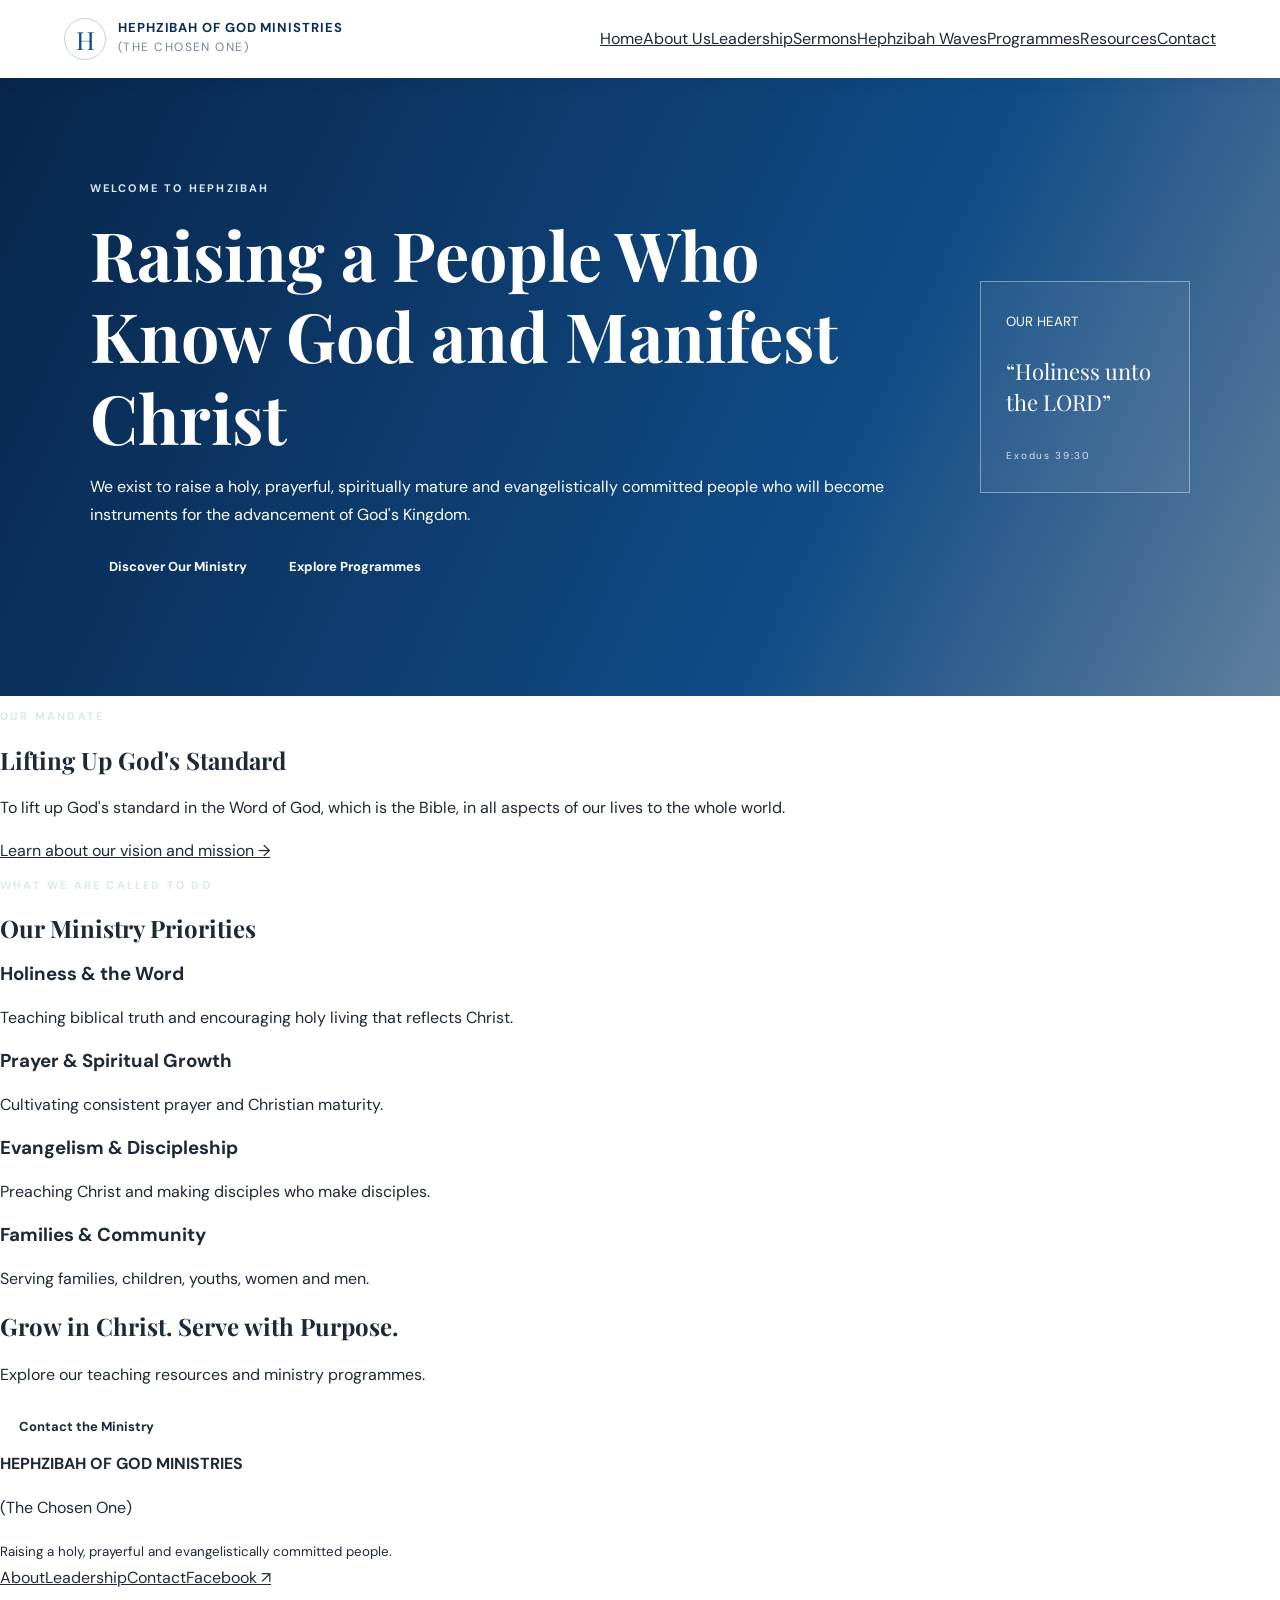
<file: index.html>
<!doctype html><html lang="en"><head><meta charset="utf-8"><meta name="viewport" content="width=device-width, initial-scale=1"><meta name="description" content="Ministry vision, mission, biblical teaching and programmes."><title>Home | Hephzibah of God Ministries</title><link rel="stylesheet" href="assets/style.css"><script defer src="assets/site.js"></script></head><body><header class="site-header"><a class="brand" href="index.html"><span class="brand-mark">H</span><span><strong>HEPHZIBAH OF GOD MINISTRIES</strong><small>(THE CHOSEN ONE)</small></span></a><button class="menu-toggle" aria-label="Open navigation" aria-expanded="false">☰</button><nav class="nav"><a href="index.html">Home</a><a href="about.html">About Us</a><a href="leadership.html">Leadership</a><a href="sermons.html">Sermons</a><a href="radio.html">Hephzibah Waves</a><a href="programmes.html">Programmes</a><a href="resources.html">Resources</a><a href="contact.html">Contact</a></nav></header><main><section class="hero"><div><p class="eyebrow">WELCOME TO HEPHZIBAH</p><h1>Raising a People Who Know God and Manifest Christ</h1><p>We exist to raise a holy, prayerful, spiritually mature and evangelistically committed people who will become instruments for the advancement of God's Kingdom.</p><p class="actions"><a class="button" href="about.html">Discover Our Ministry</a> <a class="button outline" href="programmes.html">Explore Programmes</a></p></div><aside class="hero-verse"><small>OUR HEART</small><p>“Holiness unto the LORD”</p><span>Exodus 39:30</span></aside></section><section class="section centered"><p class="eyebrow">OUR MANDATE</p><h2>Lifting Up God's Standard</h2><p class="lead">To lift up God's standard in the Word of God, which is the Bible, in all aspects of our lives to the whole world.</p><a href="about.html">Learn about our vision and mission →</a></section><section class="section pale"><p class="eyebrow centered">WHAT WE ARE CALLED TO DO</p><h2 class="centered">Our Ministry Priorities</h2><div class="cards"><article><h3>Holiness & the Word</h3><p>Teaching biblical truth and encouraging holy living that reflects Christ.</p></article><article><h3>Prayer & Spiritual Growth</h3><p>Cultivating consistent prayer and Christian maturity.</p></article><article><h3>Evangelism & Discipleship</h3><p>Preaching Christ and making disciples who make disciples.</p></article><article><h3>Families & Community</h3><p>Serving families, children, youths, women and men.</p></article></div></section><section class="callout"><div><h2>Grow in Christ. Serve with Purpose.</h2><p>Explore our teaching resources and ministry programmes.</p></div><a class="button light" href="contact.html">Contact the Ministry</a></section></main><footer class="footer"><div><strong>HEPHZIBAH OF GOD MINISTRIES</strong><p>(The Chosen One)</p><small>Raising a holy, prayerful and evangelistically committed people.</small></div><div class="footer-links"><a href="about.html">About</a><a href="leadership.html">Leadership</a><a href="contact.html">Contact</a><a href="https://www.facebook.com/profile.php?id=61584341622428" target="_blank" rel="noopener">Facebook ↗</a></div><small class="copyright">© <span data-year></span> Hephzibah of God Ministries. All rights reserved.</small></footer></body></html>
</file>
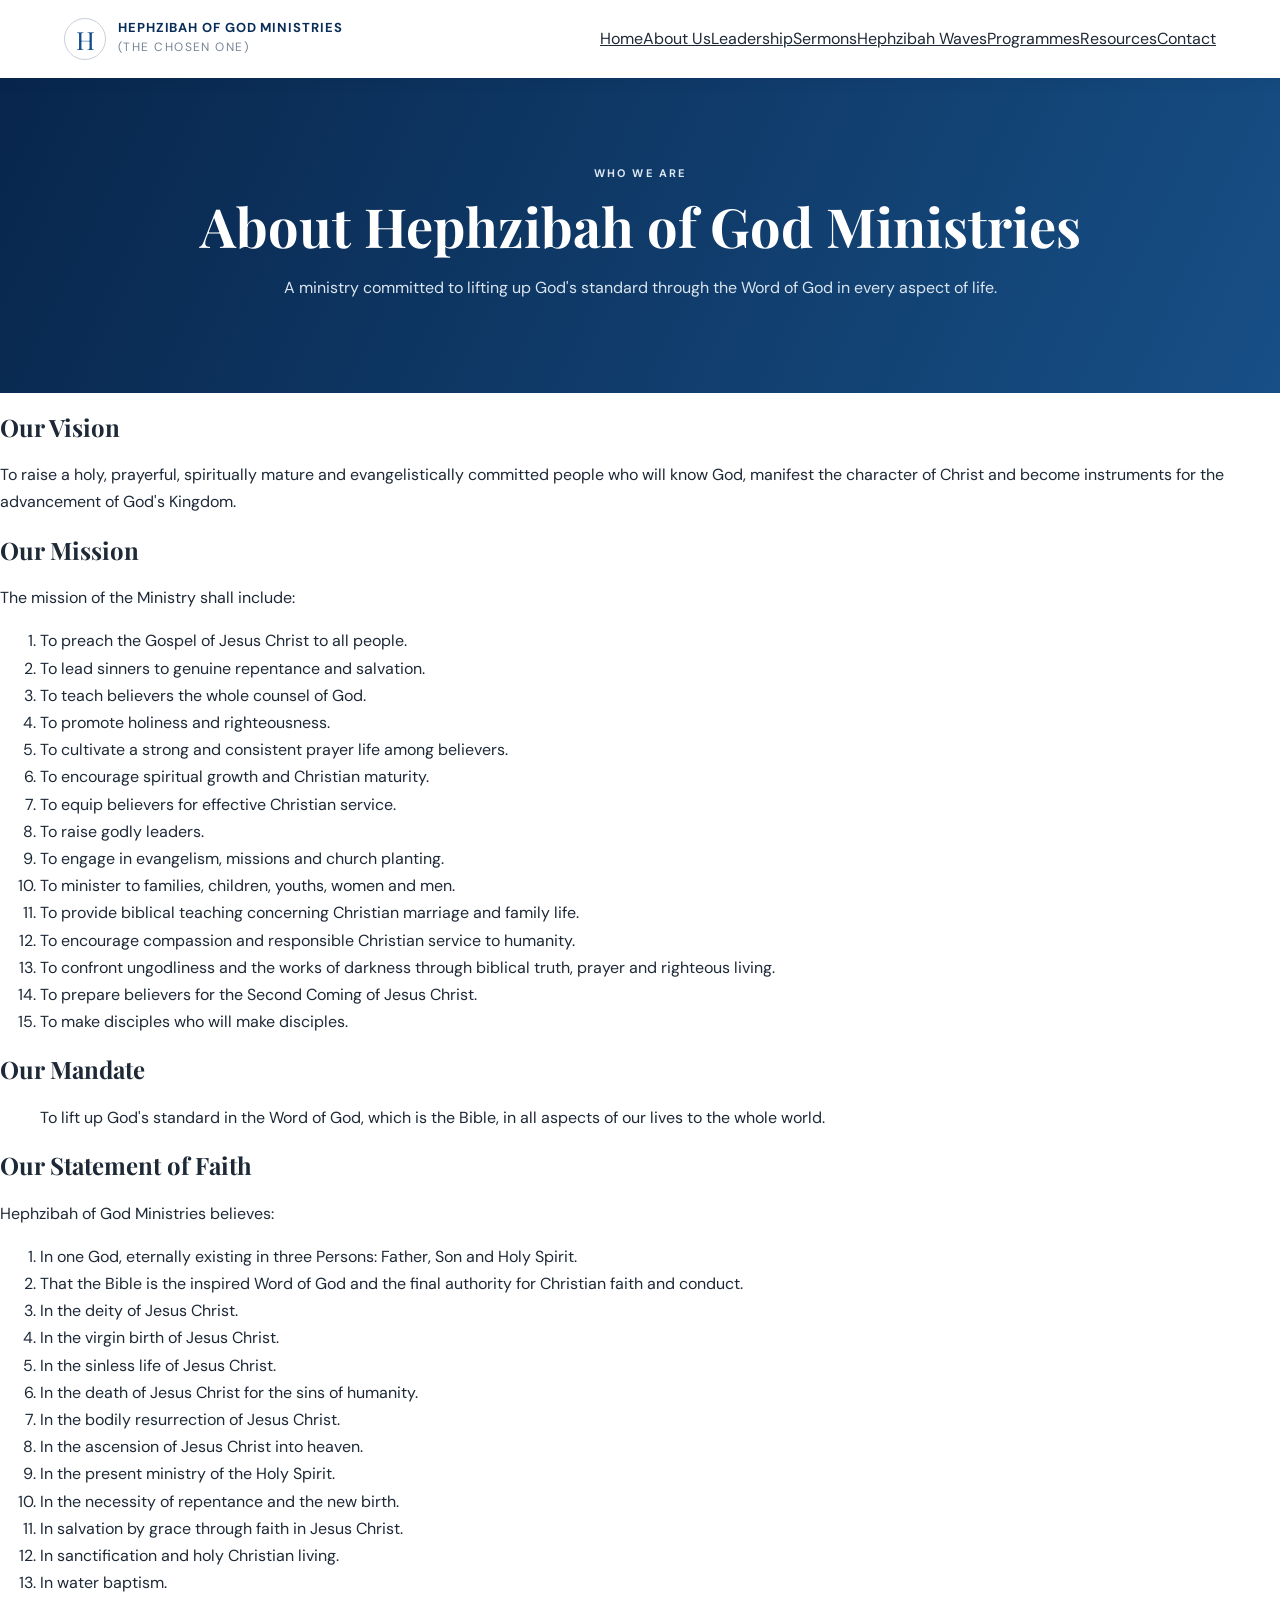
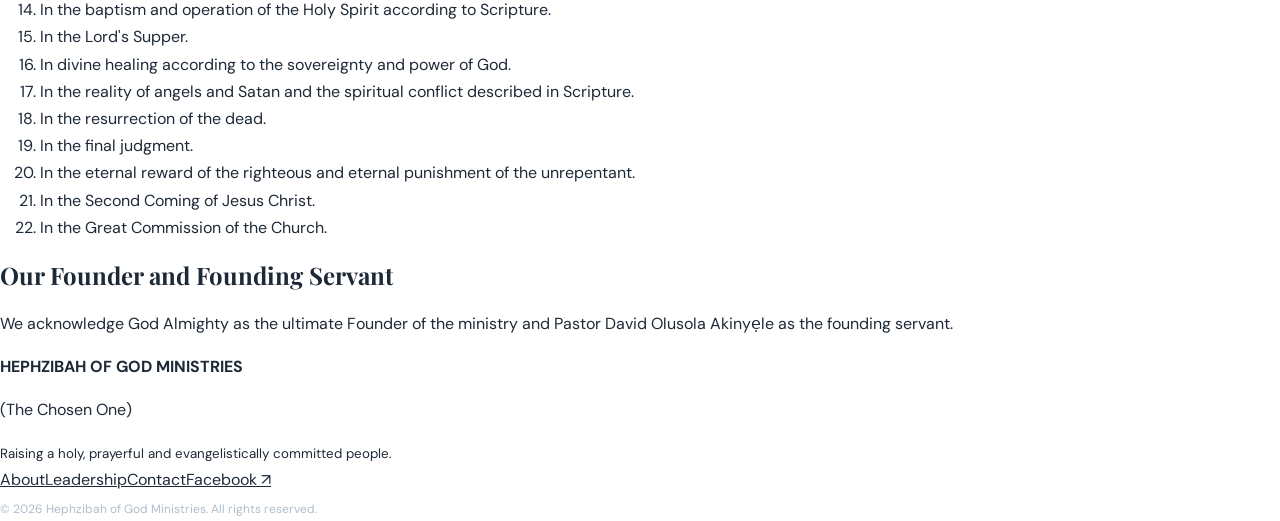
<file: about.html>
<!doctype html><html lang="en"><head><meta charset="utf-8"><meta name="viewport" content="width=device-width, initial-scale=1"><meta name="description" content="Hephzibah of God Ministries (The Chosen One)"><title>About Us | Hephzibah of God Ministries</title><link rel="stylesheet" href="assets/style.css"><script defer src="assets/site.js"></script></head><body><header class="site-header"><a class="brand" href="index.html"><span class="brand-mark">H</span><span><strong>HEPHZIBAH OF GOD MINISTRIES</strong><small>(THE CHOSEN ONE)</small></span></a><button class="menu-toggle" aria-label="Open navigation" aria-expanded="false">☰</button><nav class="nav"><a href="index.html">Home</a><a href="about.html">About Us</a><a href="leadership.html">Leadership</a><a href="sermons.html">Sermons</a><a href="radio.html">Hephzibah Waves</a><a href="programmes.html">Programmes</a><a href="resources.html">Resources</a><a href="contact.html">Contact</a></nav></header><main><section class="page-hero"><p class="eyebrow">WHO WE ARE</p><h1>About Hephzibah of God Ministries</h1><p>A ministry committed to lifting up God's standard through the Word of God in every aspect of life.</p></section><section class="section narrow"><h2>Our Vision</h2><p class="lead">To raise a holy, prayerful, spiritually mature and evangelistically committed people who will know God, manifest the character of Christ and become instruments for the advancement of God's Kingdom.</p><h2>Our Mission</h2><p>The mission of the Ministry shall include:</p><ol><li>To preach the Gospel of Jesus Christ to all people.</li><li>To lead sinners to genuine repentance and salvation.</li><li>To teach believers the whole counsel of God.</li><li>To promote holiness and righteousness.</li><li>To cultivate a strong and consistent prayer life among believers.</li><li>To encourage spiritual growth and Christian maturity.</li><li>To equip believers for effective Christian service.</li><li>To raise godly leaders.</li><li>To engage in evangelism, missions and church planting.</li><li>To minister to families, children, youths, women and men.</li><li>To provide biblical teaching concerning Christian marriage and family life.</li><li>To encourage compassion and responsible Christian service to humanity.</li><li>To confront ungodliness and the works of darkness through biblical truth, prayer and righteous living.</li><li>To prepare believers for the Second Coming of Jesus Christ.</li><li>To make disciples who will make disciples.</li></ol><h2>Our Mandate</h2><blockquote>To lift up God's standard in the Word of God, which is the Bible, in all aspects of our lives to the whole world.</blockquote><h2>Our Statement of Faith</h2><p>Hephzibah of God Ministries believes:</p><ol><li>In one God, eternally existing in three Persons: Father, Son and Holy Spirit.</li><li>That the Bible is the inspired Word of God and the final authority for Christian faith and conduct.</li><li>In the deity of Jesus Christ.</li><li>In the virgin birth of Jesus Christ.</li><li>In the sinless life of Jesus Christ.</li><li>In the death of Jesus Christ for the sins of humanity.</li><li>In the bodily resurrection of Jesus Christ.</li><li>In the ascension of Jesus Christ into heaven.</li><li>In the present ministry of the Holy Spirit.</li><li>In the necessity of repentance and the new birth.</li><li>In salvation by grace through faith in Jesus Christ.</li><li>In sanctification and holy Christian living.</li><li>In water baptism.</li><li>In the baptism and operation of the Holy Spirit according to Scripture.</li><li>In the Lord's Supper.</li><li>In divine healing according to the sovereignty and power of God.</li><li>In the reality of angels and Satan and the spiritual conflict described in Scripture.</li><li>In the resurrection of the dead.</li><li>In the final judgment.</li><li>In the eternal reward of the righteous and eternal punishment of the unrepentant.</li><li>In the Second Coming of Jesus Christ.</li><li>In the Great Commission of the Church.</li></ol><h2>Our Founder and Founding Servant</h2><p>We acknowledge God Almighty as the ultimate Founder of the ministry and Pastor David Olusola Akinyẹle as the founding servant.</p></section></main><footer class="footer"><div><strong>HEPHZIBAH OF GOD MINISTRIES</strong><p>(The Chosen One)</p><small>Raising a holy, prayerful and evangelistically committed people.</small></div><div class="footer-links"><a href="about.html">About</a><a href="leadership.html">Leadership</a><a href="contact.html">Contact</a><a href="https://www.facebook.com/profile.php?id=61584341622428" target="_blank" rel="noopener">Facebook ↗</a></div><small class="copyright">© <span data-year></span> Hephzibah of God Ministries. All rights reserved.</small></footer></body></html>
</file>
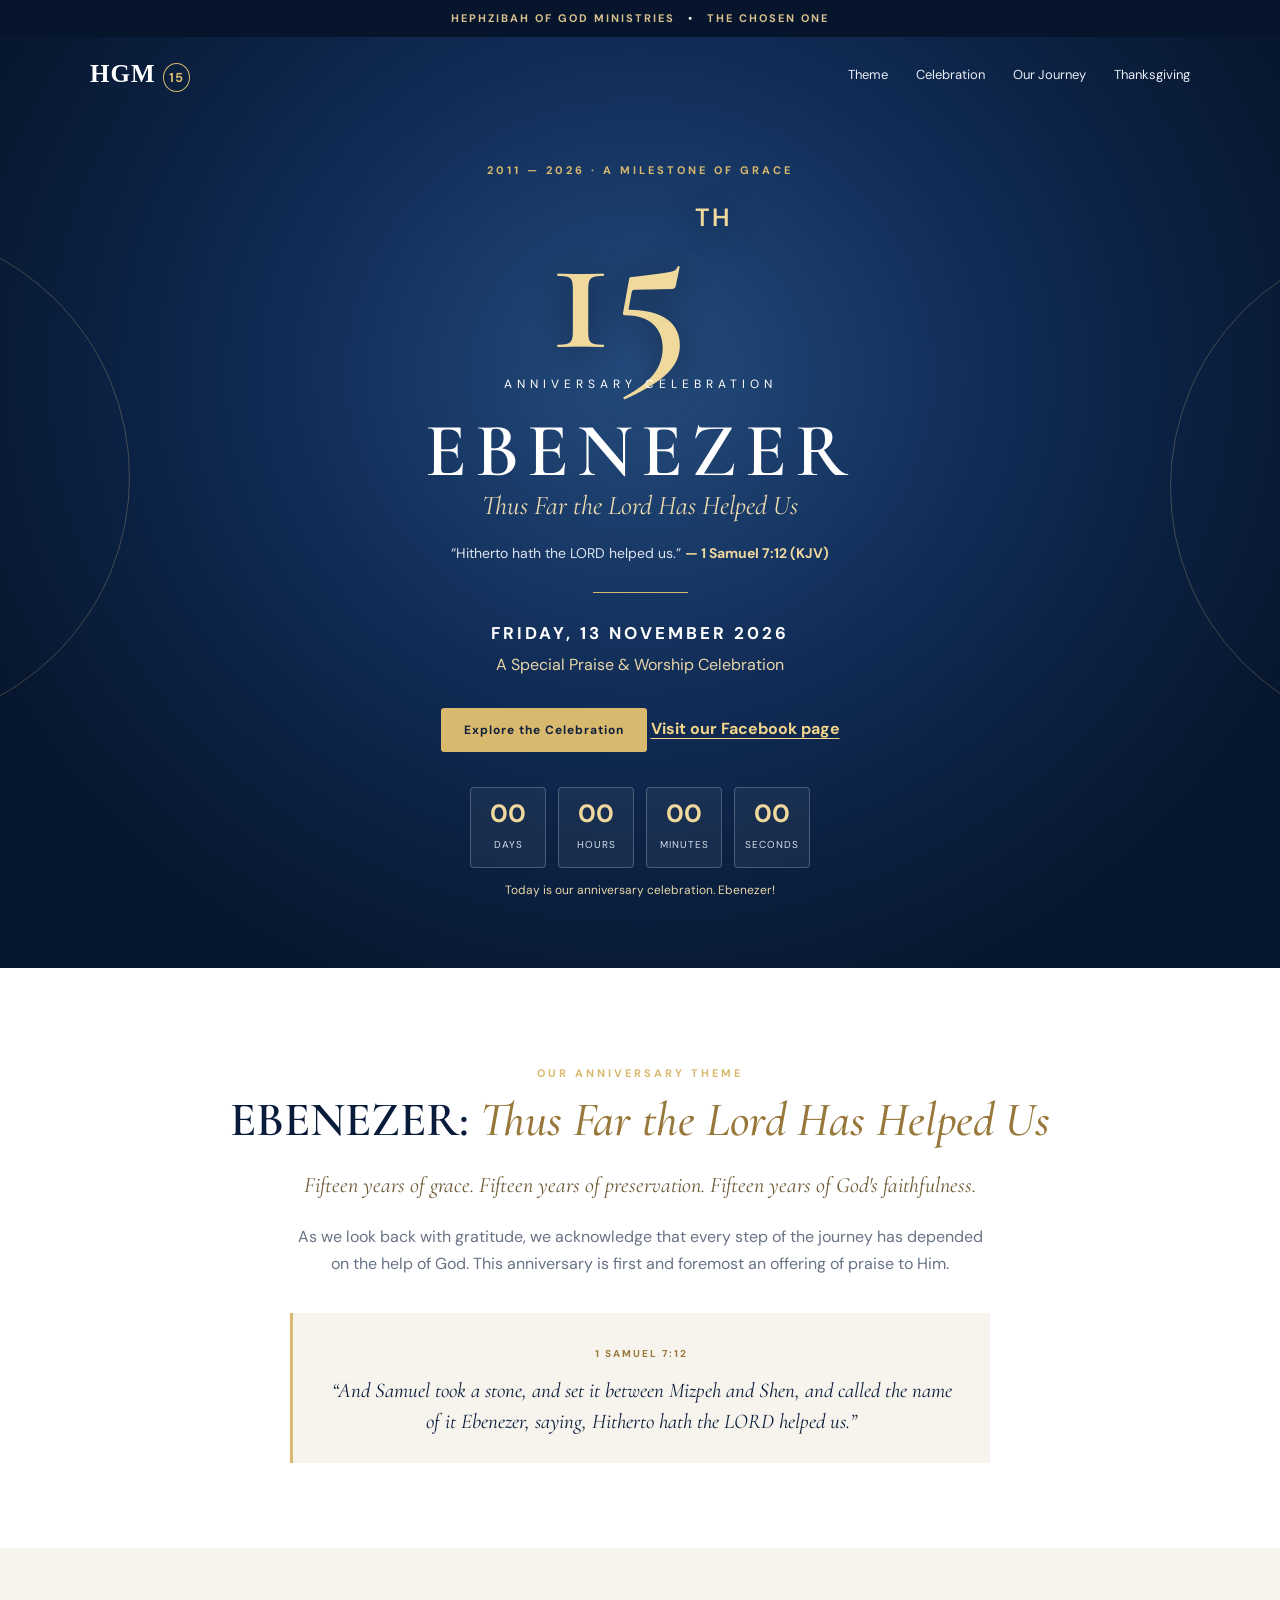
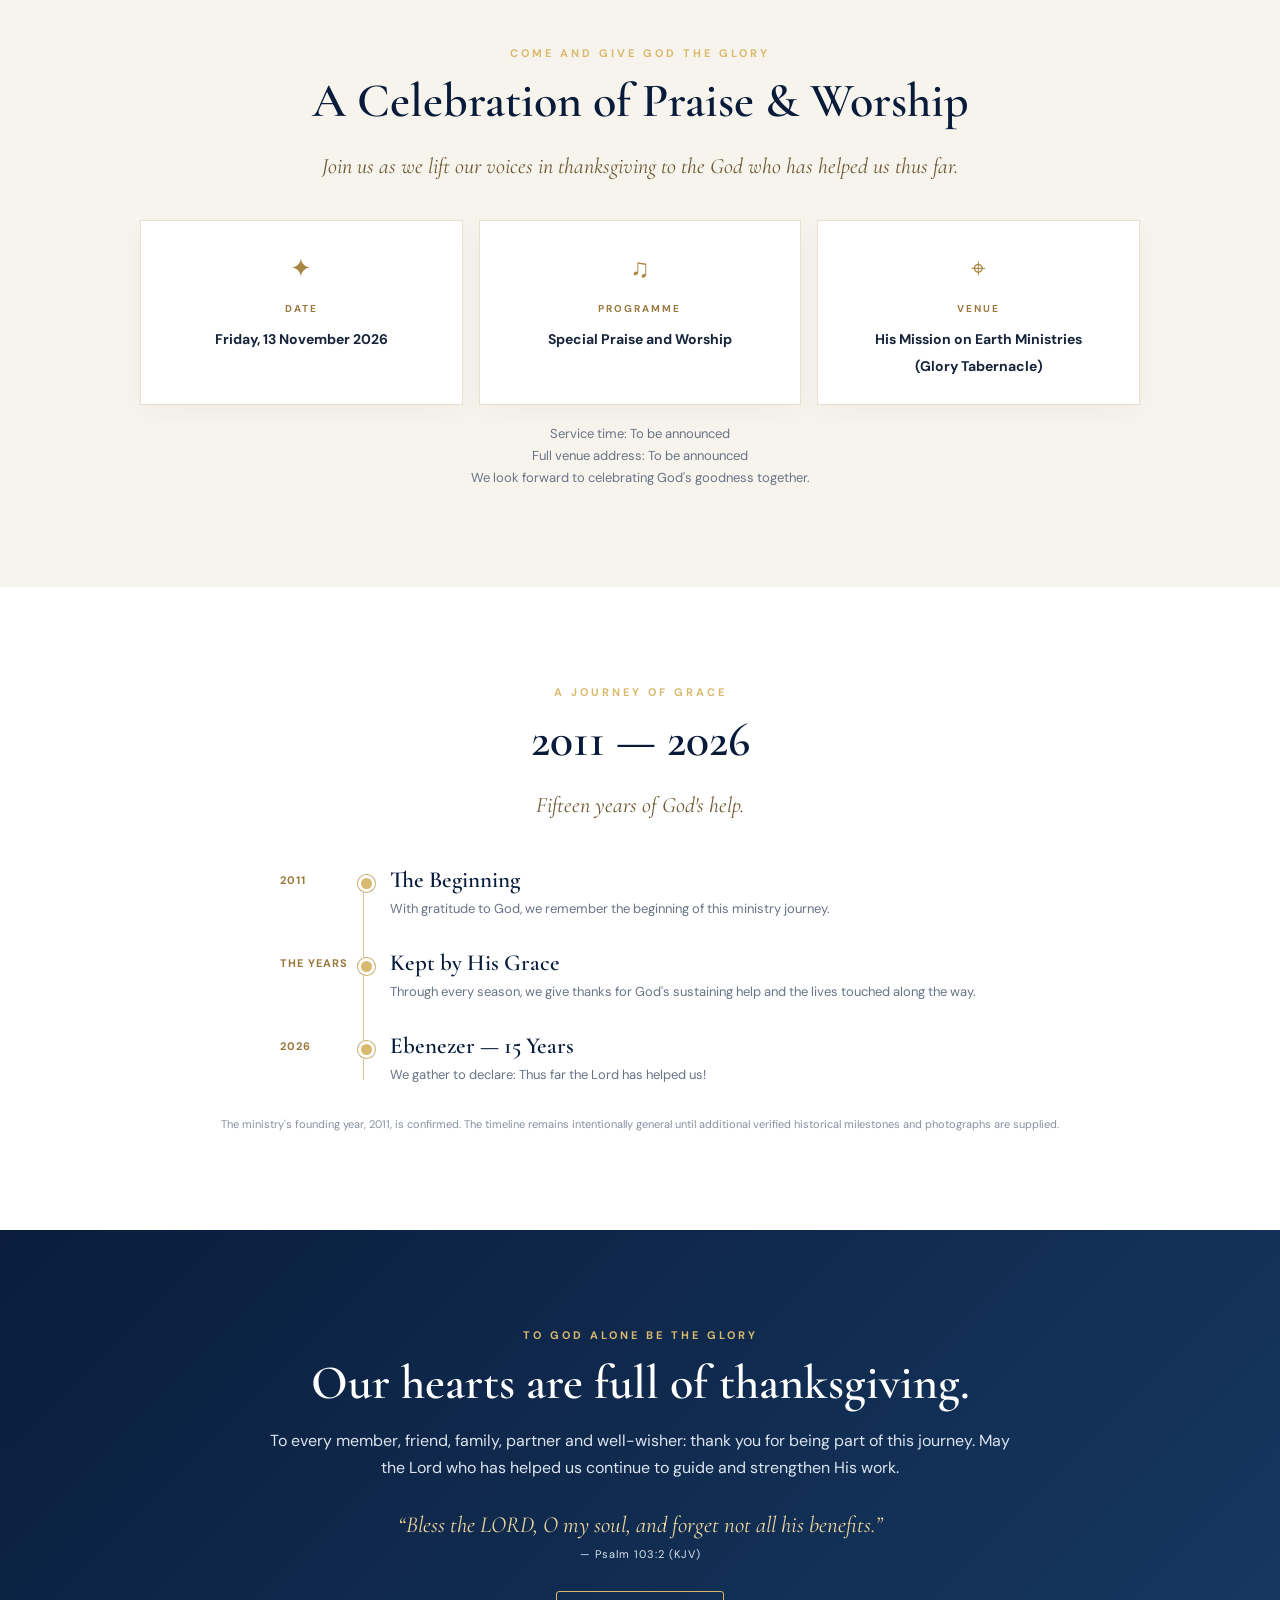
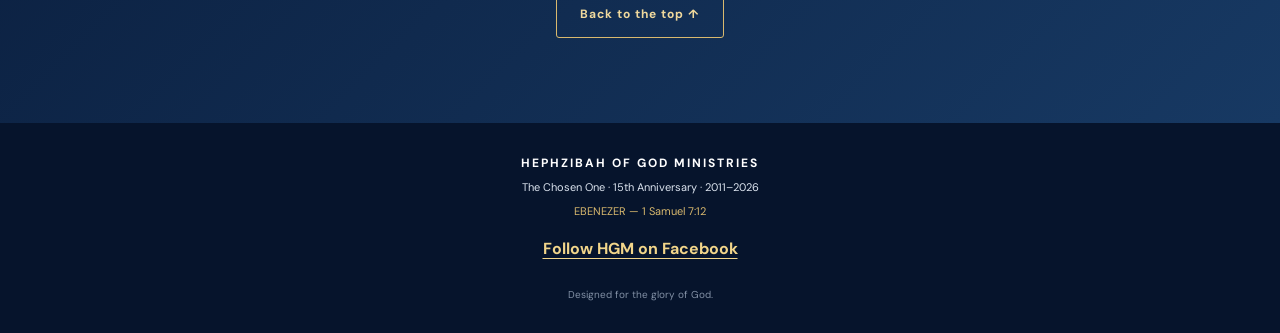
<file: anniversary.html>
<!doctype html>
<html lang="en">
<head>
  <meta charset="utf-8">
  <meta name="viewport" content="width=device-width, initial-scale=1">
  <meta name="theme-color" content="#081b3a">
  <meta name="description" content="Celebrate 15 years of God's faithfulness with Hephzibah of God Ministries — The Chosen One.">
  <title>15th Anniversary | Hephzibah of God Ministries</title>
  <link rel="stylesheet" href="assets/anniversary.css">
</head>
<body>
  <div class="topline">HEPHZIBAH OF GOD MINISTRIES <span>•</span> THE CHOSEN ONE</div>
  <header class="hero">
    <nav class="nav wrap" aria-label="Main navigation">
      <a class="brand" href="#home">HGM<span>15</span></a>
      <button class="menu-toggle" aria-label="Toggle menu" aria-expanded="false">☰</button>
      <div class="navlinks">
        <a href="#theme">Theme</a><a href="#programme">Celebration</a><a href="#journey">Our Journey</a><a href="#gratitude">Thanksgiving</a>
      </div>
    </nav>
    <main id="home" class="hero-content wrap">
      <div class="eyebrow">2011 — 2026 · A MILESTONE OF GRACE</div>
      <div class="anniversary-number" aria-label="15 years">15<span>TH</span></div>
      <p class="anniversary-label">ANNIVERSARY CELEBRATION</p>
      <h1>EBENEZER</h1>
      <p class="hero-subtitle">Thus Far the Lord Has Helped Us</p>
      <p class="scripture">“Hitherto hath the LORD helped us.” <strong>— 1 Samuel 7:12 (KJV)</strong></p>
      <div class="hero-rule"></div>
      <p class="date">FRIDAY, 13 NOVEMBER 2026</p>
      <p class="event-type">A Special Praise &amp; Worship Celebration</p>
      <a class="primary-button" href="#programme">Explore the Celebration</a>
      <a class="social-link" href="https://www.facebook.com/profile.php?id=61584341622428" target="_blank" rel="noopener noreferrer">Visit our Facebook page</a>
      <div class="countdown" aria-label="Countdown to anniversary">
        <div><strong id="days">--</strong><span>Days</span></div>
        <div><strong id="hours">--</strong><span>Hours</span></div>
        <div><strong id="minutes">--</strong><span>Minutes</span></div>
        <div><strong id="seconds">--</strong><span>Seconds</span></div>
      </div>
      <p id="countdown-note" class="countdown-note" aria-live="polite"></p>
    </main>
    <div class="glow glow-one"></div><div class="glow glow-two"></div>
  </header>

  <section class="intro section wrap" id="theme">
    <p class="section-kicker">OUR ANNIVERSARY THEME</p>
    <h2>EBENEZER: <em>Thus Far the Lord Has Helped Us</em></h2>
    <p class="lead">Fifteen years of grace. Fifteen years of preservation. Fifteen years of God's faithfulness.</p>
    <p>As we look back with gratitude, we acknowledge that every step of the journey has depended on the help of God. This anniversary is first and foremost an offering of praise to Him.</p>
    <div class="verse-card"><span>1 SAMUEL 7:12</span><blockquote>“And Samuel took a stone, and set it between Mizpeh and Shen, and called the name of it Ebenezer, saying, Hitherto hath the LORD helped us.”</blockquote></div>
  </section>

  <section class="programme section" id="programme">
    <div class="wrap programme-inner">
      <p class="section-kicker">COME AND GIVE GOD THE GLORY</p>
      <h2>A Celebration of Praise &amp; Worship</h2>
      <p class="lead">Join us as we lift our voices in thanksgiving to the God who has helped us thus far.</p>
      <div class="details-grid">
        <article class="detail"><span class="detail-icon">✦</span><span class="detail-label">DATE</span><strong>Friday, 13 November 2026</strong></article>
        <article class="detail"><span class="detail-icon">♫</span><span class="detail-label">PROGRAMME</span><strong>Special Praise and Worship</strong></article>
        <article class="detail"><span class="detail-icon">⌖</span><span class="detail-label">VENUE</span><strong>His Mission on Earth Ministries<br>(Glory Tabernacle)</strong></article>
      </div>
      <p class="venue-note">Service time: To be announced<br>Full venue address: To be announced<br>We look forward to celebrating God's goodness together.</p>
    </div>
  </section>

  <section class="journey section wrap" id="journey">
    <p class="section-kicker">A JOURNEY OF GRACE</p>
    <h2>2011 — 2026</h2>
    <p class="lead">Fifteen years of God's help.</p>
    <div class="timeline">
      <div class="timeline-line"></div>
      <article><span class="year">2011</span><div><h3>The Beginning</h3><p>With gratitude to God, we remember the beginning of this ministry journey.</p></div></article>
      <article><span class="year">THE YEARS</span><div><h3>Kept by His Grace</h3><p>Through every season, we give thanks for God's sustaining help and the lives touched along the way.</p></div></article>
      <article><span class="year">2026</span><div><h3>Ebenezer — 15 Years</h3><p>We gather to declare: Thus far the Lord has helped us!</p></div></article>
    </div>
    <p class="small-note">The ministry's founding year, 2011, is confirmed. The timeline remains intentionally general until additional verified historical milestones and photographs are supplied.</p>
  </section>

  <section class="gratitude section" id="gratitude">
    <div class="wrap gratitude-inner">
      <p class="section-kicker">TO GOD ALONE BE THE GLORY</p>
      <h2>Our hearts are full of thanksgiving.</h2>
      <p>To every member, friend, family, partner and well-wisher: thank you for being part of this journey. May the Lord who has helped us continue to guide and strengthen His work.</p>
      <div class="closing-verse">“Bless the LORD, O my soul, and forget not all his benefits.”<span>— Psalm 103:2 (KJV)</span></div>
      <a class="outline-button" href="#home">Back to the top ↑</a>
    </div>
  </section>

  <footer class="footer">
    <div class="wrap">
      <strong>HEPHZIBAH OF GOD MINISTRIES</strong>
      <span>The Chosen One · 15th Anniversary · 2011–2026</span>
      <span class="footer-scripture">EBENEZER — 1 Samuel 7:12</span>
      <a class="footer-facebook" href="https://www.facebook.com/profile.php?id=61584341622428" target="_blank" rel="noopener noreferrer">Follow HGM on Facebook</a>
      <small>Designed for the glory of God.</small>
    </div>
  </footer>
  <script src="assets/anniversary.js"></script>
</body>
</html>
</file>
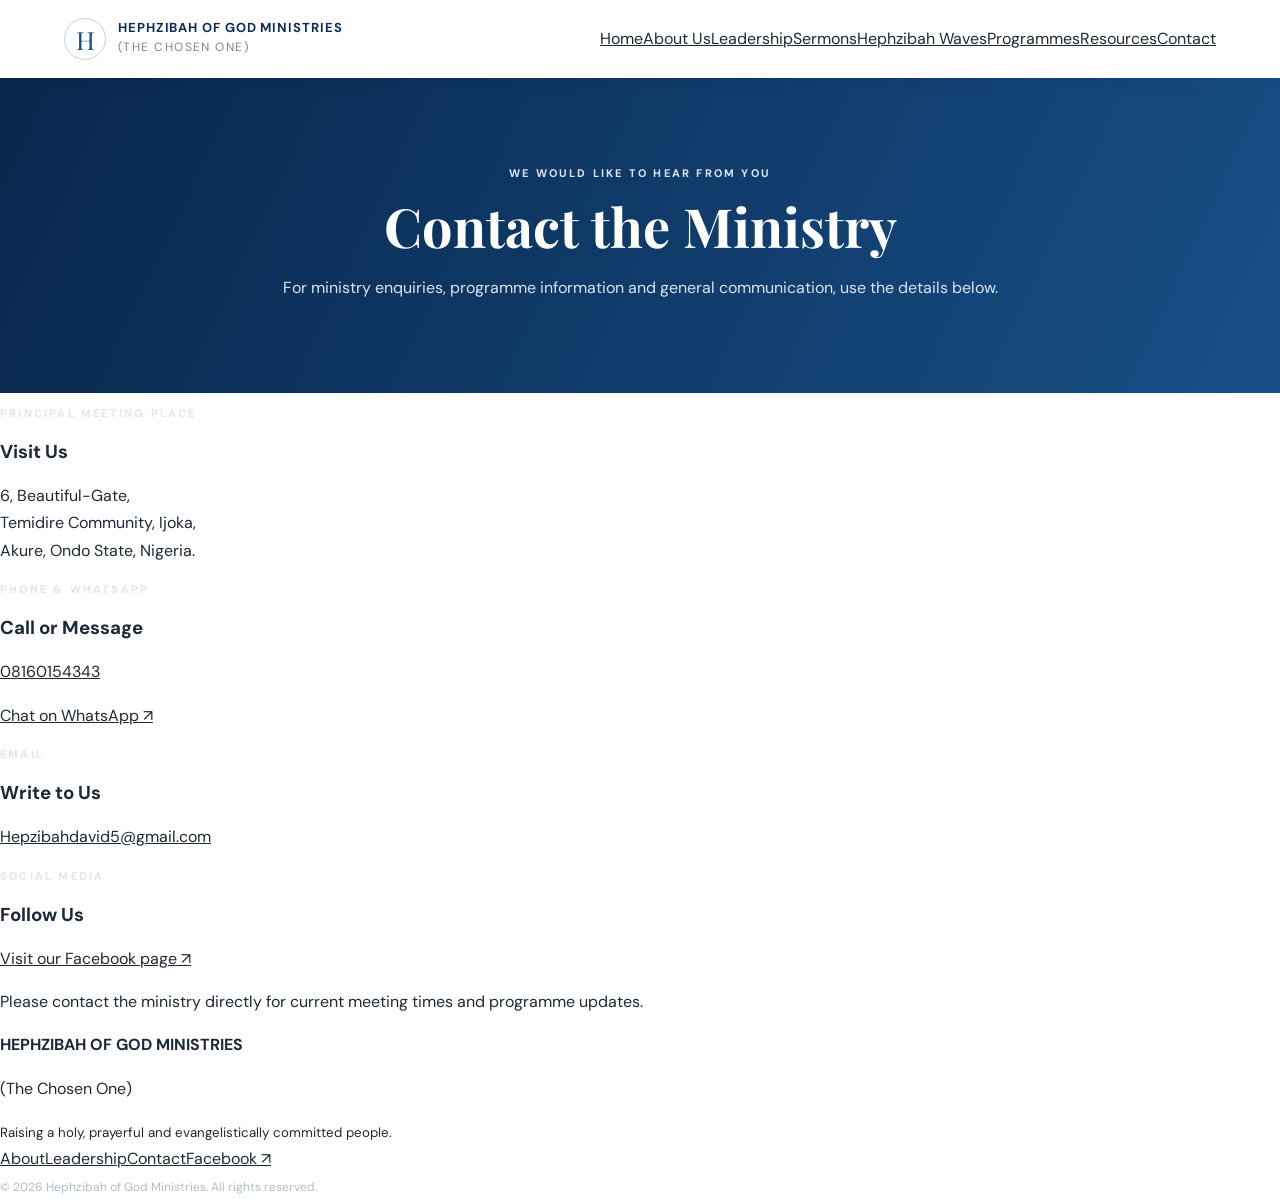
<file: contact.html>
<!doctype html><html lang="en"><head><meta charset="utf-8"><meta name="viewport" content="width=device-width, initial-scale=1"><meta name="description" content="Hephzibah of God Ministries (The Chosen One)"><title>Contact Us | Hephzibah of God Ministries</title><link rel="stylesheet" href="assets/style.css"><script defer src="assets/site.js"></script></head><body><header class="site-header"><a class="brand" href="index.html"><span class="brand-mark">H</span><span><strong>HEPHZIBAH OF GOD MINISTRIES</strong><small>(THE CHOSEN ONE)</small></span></a><button class="menu-toggle" aria-label="Open navigation" aria-expanded="false">☰</button><nav class="nav"><a href="index.html">Home</a><a href="about.html">About Us</a><a href="leadership.html">Leadership</a><a href="sermons.html">Sermons</a><a href="radio.html">Hephzibah Waves</a><a href="programmes.html">Programmes</a><a href="resources.html">Resources</a><a href="contact.html">Contact</a></nav></header><main><section class="page-hero"><p class="eyebrow">WE WOULD LIKE TO HEAR FROM YOU</p><h1>Contact the Ministry</h1><p>For ministry enquiries, programme information and general communication, use the details below.</p></section><section class="section"><div class="cards contact-cards"><article><p class="eyebrow">PRINCIPAL MEETING PLACE</p><h3>Visit Us</h3><p>6, Beautiful-Gate,<br>Temidire Community, Ijoka,<br>Akure, Ondo State, Nigeria.</p></article><article><p class="eyebrow">PHONE & WHATSAPP</p><h3>Call or Message</h3><p><a href="tel:+2348160154343">08160154343</a></p><p><a href="https://wa.me/2348160154343" target="_blank" rel="noopener">Chat on WhatsApp ↗</a></p></article><article><p class="eyebrow">EMAIL</p><h3>Write to Us</h3><p><a href="mailto:Hepzibahdavid5@gmail.com">Hepzibahdavid5@gmail.com</a></p></article><article><p class="eyebrow">SOCIAL MEDIA</p><h3>Follow Us</h3><p><a href="https://www.facebook.com/profile.php?id=61584341622428" target="_blank" rel="noopener">Visit our Facebook page ↗</a></p></article></div><p class="note">Please contact the ministry directly for current meeting times and programme updates.</p></section></main><footer class="footer"><div><strong>HEPHZIBAH OF GOD MINISTRIES</strong><p>(The Chosen One)</p><small>Raising a holy, prayerful and evangelistically committed people.</small></div><div class="footer-links"><a href="about.html">About</a><a href="leadership.html">Leadership</a><a href="contact.html">Contact</a><a href="https://www.facebook.com/profile.php?id=61584341622428" target="_blank" rel="noopener">Facebook ↗</a></div><small class="copyright">© <span data-year></span> Hephzibah of God Ministries. All rights reserved.</small></footer></body></html>
</file>
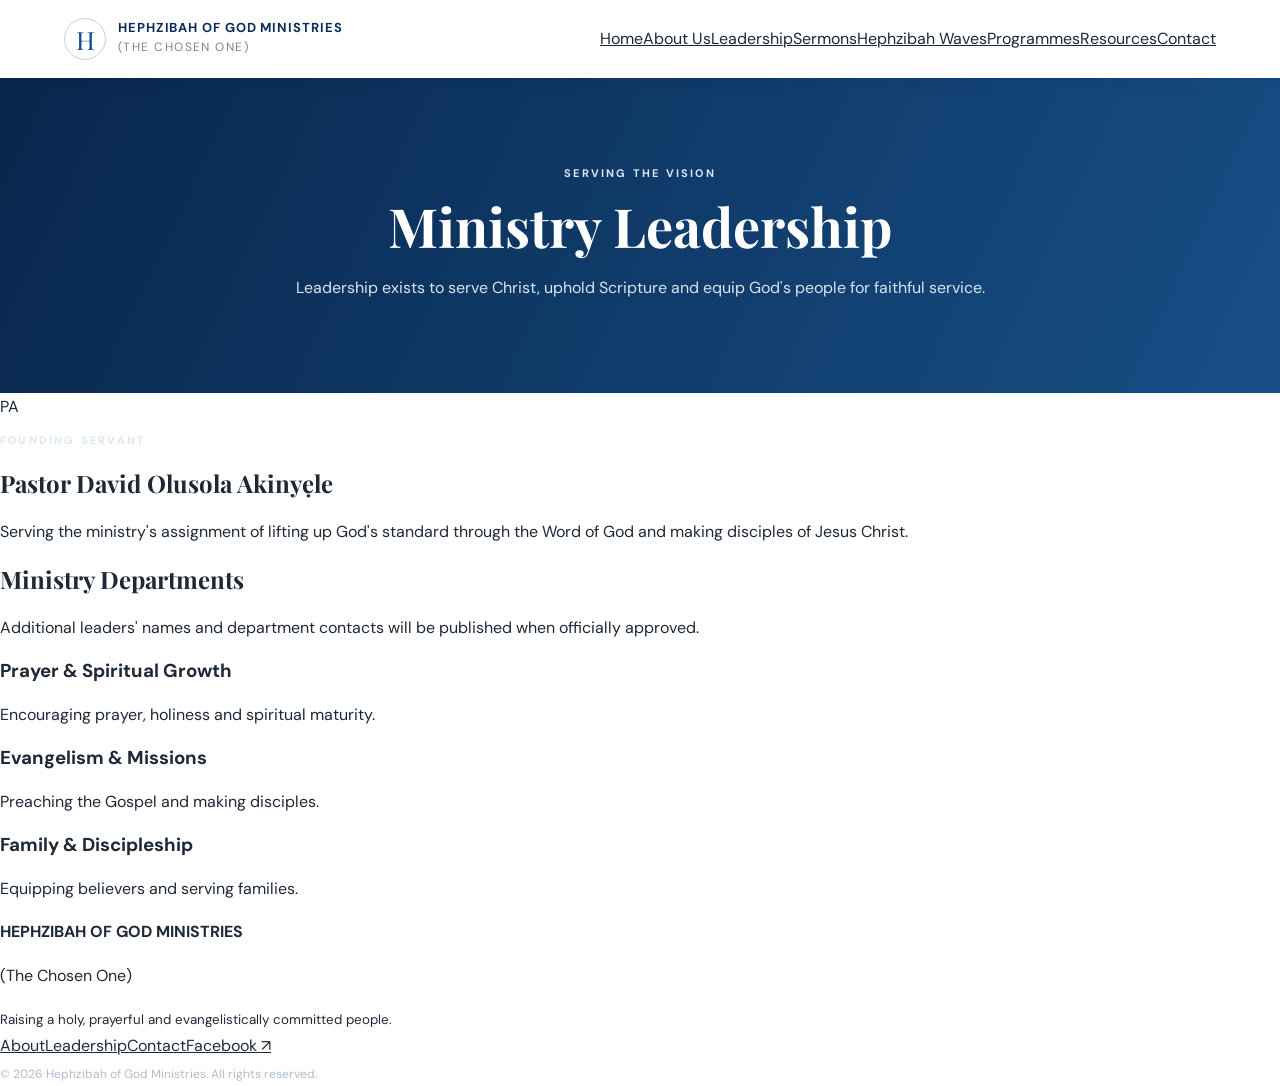
<file: leadership.html>
<!doctype html><html lang="en"><head><meta charset="utf-8"><meta name="viewport" content="width=device-width, initial-scale=1"><meta name="description" content="Hephzibah of God Ministries (The Chosen One)"><title>Leadership | Hephzibah of God Ministries</title><link rel="stylesheet" href="assets/style.css"><script defer src="assets/site.js"></script></head><body><header class="site-header"><a class="brand" href="index.html"><span class="brand-mark">H</span><span><strong>HEPHZIBAH OF GOD MINISTRIES</strong><small>(THE CHOSEN ONE)</small></span></a><button class="menu-toggle" aria-label="Open navigation" aria-expanded="false">☰</button><nav class="nav"><a href="index.html">Home</a><a href="about.html">About Us</a><a href="leadership.html">Leadership</a><a href="sermons.html">Sermons</a><a href="radio.html">Hephzibah Waves</a><a href="programmes.html">Programmes</a><a href="resources.html">Resources</a><a href="contact.html">Contact</a></nav></header><main><section class="page-hero"><p class="eyebrow">SERVING THE VISION</p><h1>Ministry Leadership</h1><p>Leadership exists to serve Christ, uphold Scripture and equip God's people for faithful service.</p></section><section class="section narrow"><div class="leader"><div class="initial">PA</div><div><p class="eyebrow">FOUNDING SERVANT</p><h2>Pastor David Olusola Akinyẹle</h2><p>Serving the ministry's assignment of lifting up God's standard through the Word of God and making disciples of Jesus Christ.</p></div></div><h2>Ministry Departments</h2><p>Additional leaders' names and department contacts will be published when officially approved.</p><div class="cards"><article><h3>Prayer & Spiritual Growth</h3><p>Encouraging prayer, holiness and spiritual maturity.</p></article><article><h3>Evangelism & Missions</h3><p>Preaching the Gospel and making disciples.</p></article><article><h3>Family & Discipleship</h3><p>Equipping believers and serving families.</p></article></div></section></main><footer class="footer"><div><strong>HEPHZIBAH OF GOD MINISTRIES</strong><p>(The Chosen One)</p><small>Raising a holy, prayerful and evangelistically committed people.</small></div><div class="footer-links"><a href="about.html">About</a><a href="leadership.html">Leadership</a><a href="contact.html">Contact</a><a href="https://www.facebook.com/profile.php?id=61584341622428" target="_blank" rel="noopener">Facebook ↗</a></div><small class="copyright">© <span data-year></span> Hephzibah of God Ministries. All rights reserved.</small></footer></body></html>
</file>
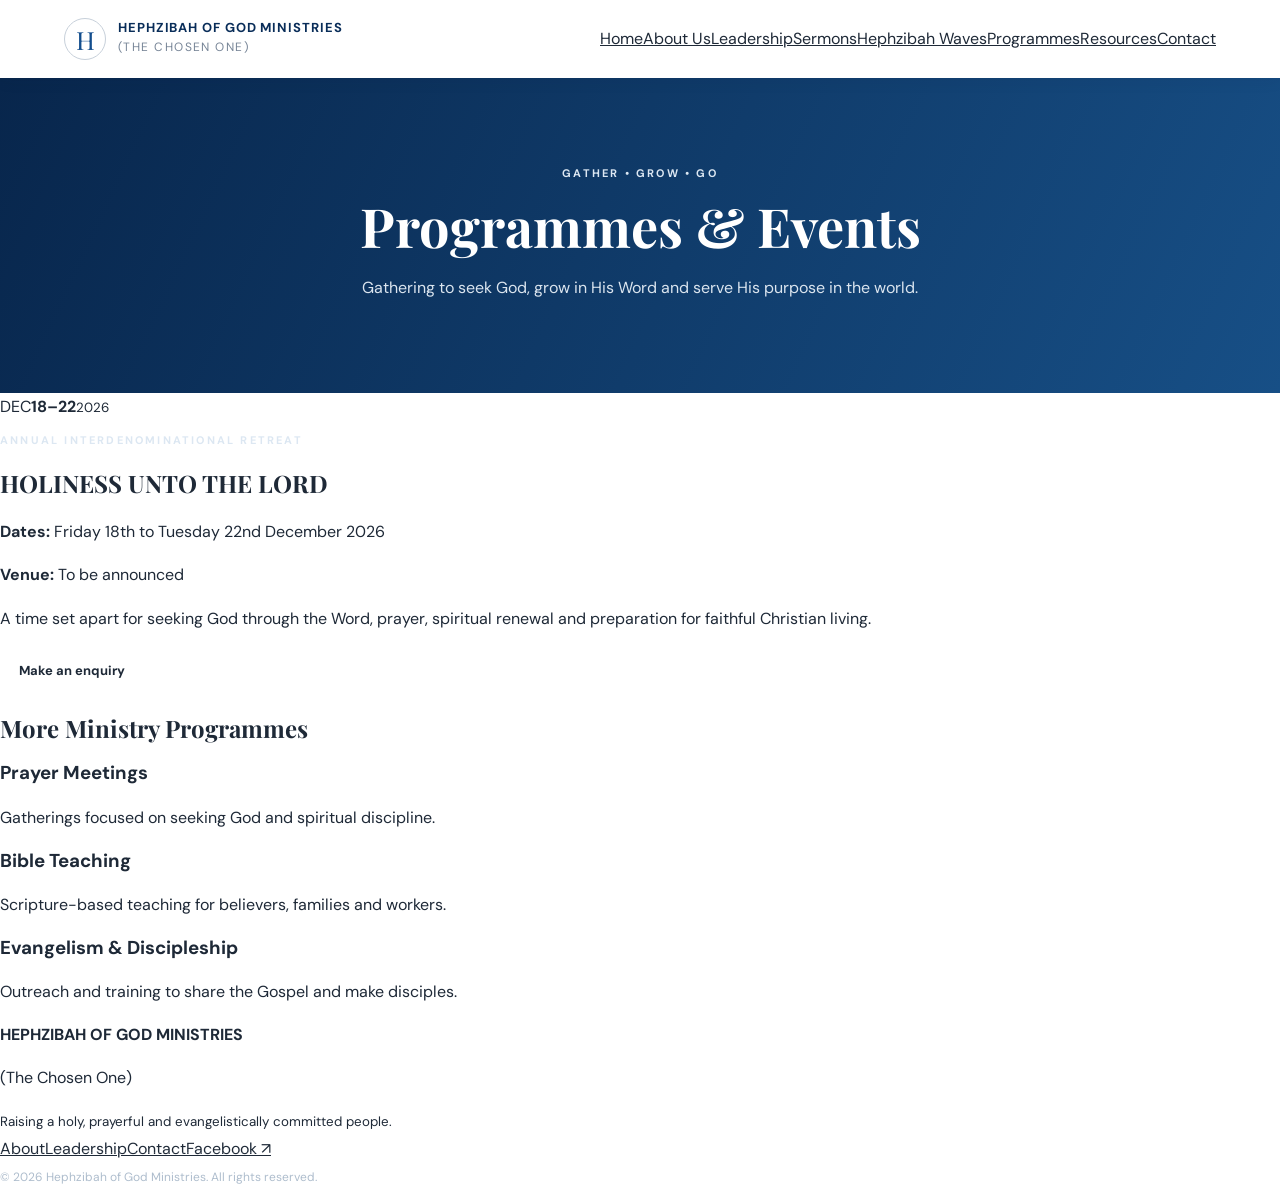
<file: programmes.html>
<!doctype html><html lang="en"><head><meta charset="utf-8"><meta name="viewport" content="width=device-width, initial-scale=1"><meta name="description" content="Hephzibah of God Ministries (The Chosen One)"><title>Programmes & Events | Hephzibah of God Ministries</title><link rel="stylesheet" href="assets/style.css"><script defer src="assets/site.js"></script></head><body><header class="site-header"><a class="brand" href="index.html"><span class="brand-mark">H</span><span><strong>HEPHZIBAH OF GOD MINISTRIES</strong><small>(THE CHOSEN ONE)</small></span></a><button class="menu-toggle" aria-label="Open navigation" aria-expanded="false">☰</button><nav class="nav"><a href="index.html">Home</a><a href="about.html">About Us</a><a href="leadership.html">Leadership</a><a href="sermons.html">Sermons</a><a href="radio.html">Hephzibah Waves</a><a href="programmes.html">Programmes</a><a href="resources.html">Resources</a><a href="contact.html">Contact</a></nav></header><main><section class="page-hero"><p class="eyebrow">GATHER • GROW • GO</p><h1>Programmes & Events</h1><p>Gathering to seek God, grow in His Word and serve His purpose in the world.</p></section><section class="section narrow"><div class="event"><div class="date"><span>DEC</span><strong>18–22</strong><small>2026</small></div><div><p class="eyebrow">ANNUAL INTERDENOMINATIONAL RETREAT</p><h2>HOLINESS UNTO THE LORD</h2><p><strong>Dates:</strong> Friday 18th to Tuesday 22nd December 2026</p><p><strong>Venue:</strong> To be announced</p><p>A time set apart for seeking God through the Word, prayer, spiritual renewal and preparation for faithful Christian living.</p><a class="button" href="contact.html">Make an enquiry</a></div></div><h2>More Ministry Programmes</h2><div class="cards"><article><h3>Prayer Meetings</h3><p>Gatherings focused on seeking God and spiritual discipline.</p></article><article><h3>Bible Teaching</h3><p>Scripture-based teaching for believers, families and workers.</p></article><article><h3>Evangelism & Discipleship</h3><p>Outreach and training to share the Gospel and make disciples.</p></article></div></section></main><footer class="footer"><div><strong>HEPHZIBAH OF GOD MINISTRIES</strong><p>(The Chosen One)</p><small>Raising a holy, prayerful and evangelistically committed people.</small></div><div class="footer-links"><a href="about.html">About</a><a href="leadership.html">Leadership</a><a href="contact.html">Contact</a><a href="https://www.facebook.com/profile.php?id=61584341622428" target="_blank" rel="noopener">Facebook ↗</a></div><small class="copyright">© <span data-year></span> Hephzibah of God Ministries. All rights reserved.</small></footer></body></html>
</file>
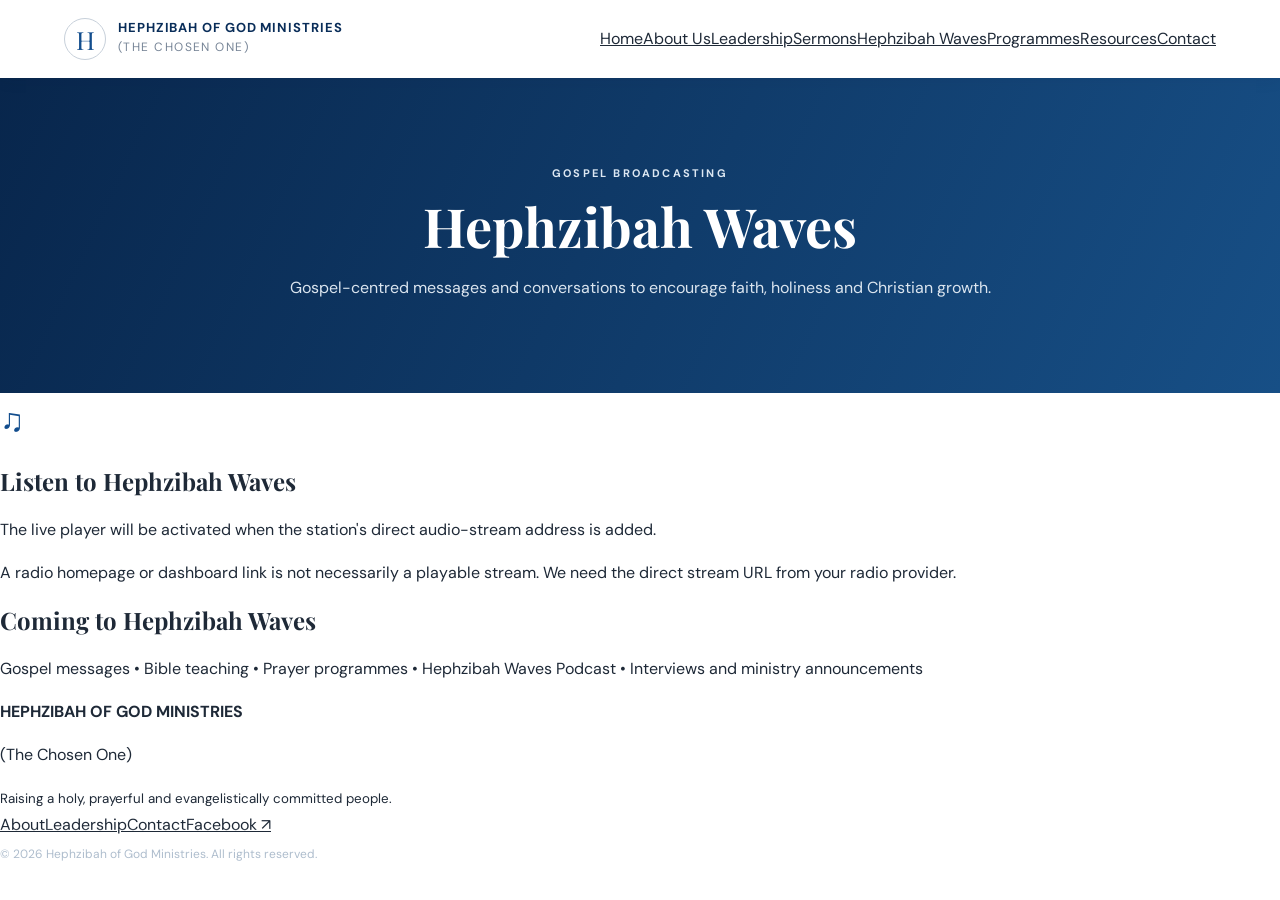
<file: radio.html>
<!doctype html><html lang="en"><head><meta charset="utf-8"><meta name="viewport" content="width=device-width, initial-scale=1"><meta name="description" content="Hephzibah of God Ministries (The Chosen One)"><title>Hephzibah Waves | Hephzibah of God Ministries</title><link rel="stylesheet" href="assets/style.css"><script defer src="assets/site.js"></script></head><body><header class="site-header"><a class="brand" href="index.html"><span class="brand-mark">H</span><span><strong>HEPHZIBAH OF GOD MINISTRIES</strong><small>(THE CHOSEN ONE)</small></span></a><button class="menu-toggle" aria-label="Open navigation" aria-expanded="false">☰</button><nav class="nav"><a href="index.html">Home</a><a href="about.html">About Us</a><a href="leadership.html">Leadership</a><a href="sermons.html">Sermons</a><a href="radio.html">Hephzibah Waves</a><a href="programmes.html">Programmes</a><a href="resources.html">Resources</a><a href="contact.html">Contact</a></nav></header><main><section class="page-hero"><p class="eyebrow">GOSPEL BROADCASTING</p><h1>Hephzibah Waves</h1><p>Gospel-centred messages and conversations to encourage faith, holiness and Christian growth.</p></section><section class="section narrow centered"><div class="radio"><div class="radio-icon">♫</div><h2>Listen to Hephzibah Waves</h2><p>The live player will be activated when the station's direct audio-stream address is added.</p><p class="note">A radio homepage or dashboard link is not necessarily a playable stream. We need the direct stream URL from your radio provider.</p></div><h2>Coming to Hephzibah Waves</h2><p>Gospel messages • Bible teaching • Prayer programmes • Hephzibah Waves Podcast • Interviews and ministry announcements</p></section></main><footer class="footer"><div><strong>HEPHZIBAH OF GOD MINISTRIES</strong><p>(The Chosen One)</p><small>Raising a holy, prayerful and evangelistically committed people.</small></div><div class="footer-links"><a href="about.html">About</a><a href="leadership.html">Leadership</a><a href="contact.html">Contact</a><a href="https://www.facebook.com/profile.php?id=61584341622428" target="_blank" rel="noopener">Facebook ↗</a></div><small class="copyright">© <span data-year></span> Hephzibah of God Ministries. All rights reserved.</small></footer></body></html>
</file>
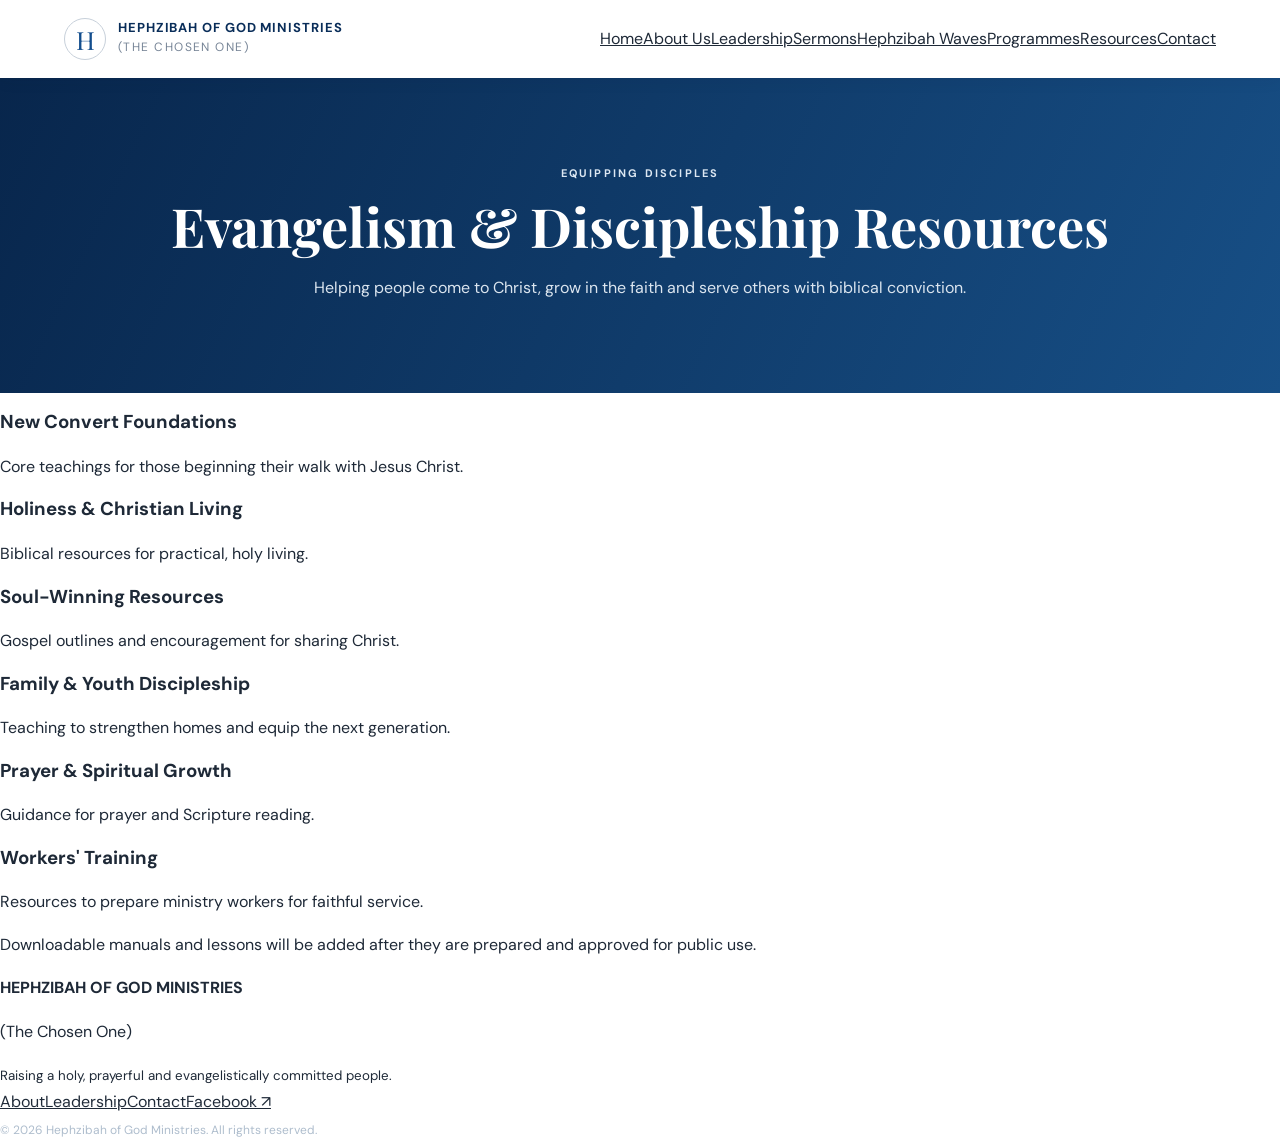
<file: resources.html>
<!doctype html><html lang="en"><head><meta charset="utf-8"><meta name="viewport" content="width=device-width, initial-scale=1"><meta name="description" content="Hephzibah of God Ministries (The Chosen One)"><title>Evangelism & Discipleship Resources | Hephzibah of God Ministries</title><link rel="stylesheet" href="assets/style.css"><script defer src="assets/site.js"></script></head><body><header class="site-header"><a class="brand" href="index.html"><span class="brand-mark">H</span><span><strong>HEPHZIBAH OF GOD MINISTRIES</strong><small>(THE CHOSEN ONE)</small></span></a><button class="menu-toggle" aria-label="Open navigation" aria-expanded="false">☰</button><nav class="nav"><a href="index.html">Home</a><a href="about.html">About Us</a><a href="leadership.html">Leadership</a><a href="sermons.html">Sermons</a><a href="radio.html">Hephzibah Waves</a><a href="programmes.html">Programmes</a><a href="resources.html">Resources</a><a href="contact.html">Contact</a></nav></header><main><section class="page-hero"><p class="eyebrow">EQUIPPING DISCIPLES</p><h1>Evangelism & Discipleship Resources</h1><p>Helping people come to Christ, grow in the faith and serve others with biblical conviction.</p></section><section class="section"><div class="cards"><article><h3>New Convert Foundations</h3><p>Core teachings for those beginning their walk with Jesus Christ.</p></article><article><h3>Holiness & Christian Living</h3><p>Biblical resources for practical, holy living.</p></article><article><h3>Soul-Winning Resources</h3><p>Gospel outlines and encouragement for sharing Christ.</p></article><article><h3>Family & Youth Discipleship</h3><p>Teaching to strengthen homes and equip the next generation.</p></article><article><h3>Prayer & Spiritual Growth</h3><p>Guidance for prayer and Scripture reading.</p></article><article><h3>Workers' Training</h3><p>Resources to prepare ministry workers for faithful service.</p></article></div><p class="note">Downloadable manuals and lessons will be added after they are prepared and approved for public use.</p></section></main><footer class="footer"><div><strong>HEPHZIBAH OF GOD MINISTRIES</strong><p>(The Chosen One)</p><small>Raising a holy, prayerful and evangelistically committed people.</small></div><div class="footer-links"><a href="about.html">About</a><a href="leadership.html">Leadership</a><a href="contact.html">Contact</a><a href="https://www.facebook.com/profile.php?id=61584341622428" target="_blank" rel="noopener">Facebook ↗</a></div><small class="copyright">© <span data-year></span> Hephzibah of God Ministries. All rights reserved.</small></footer></body></html>
</file>
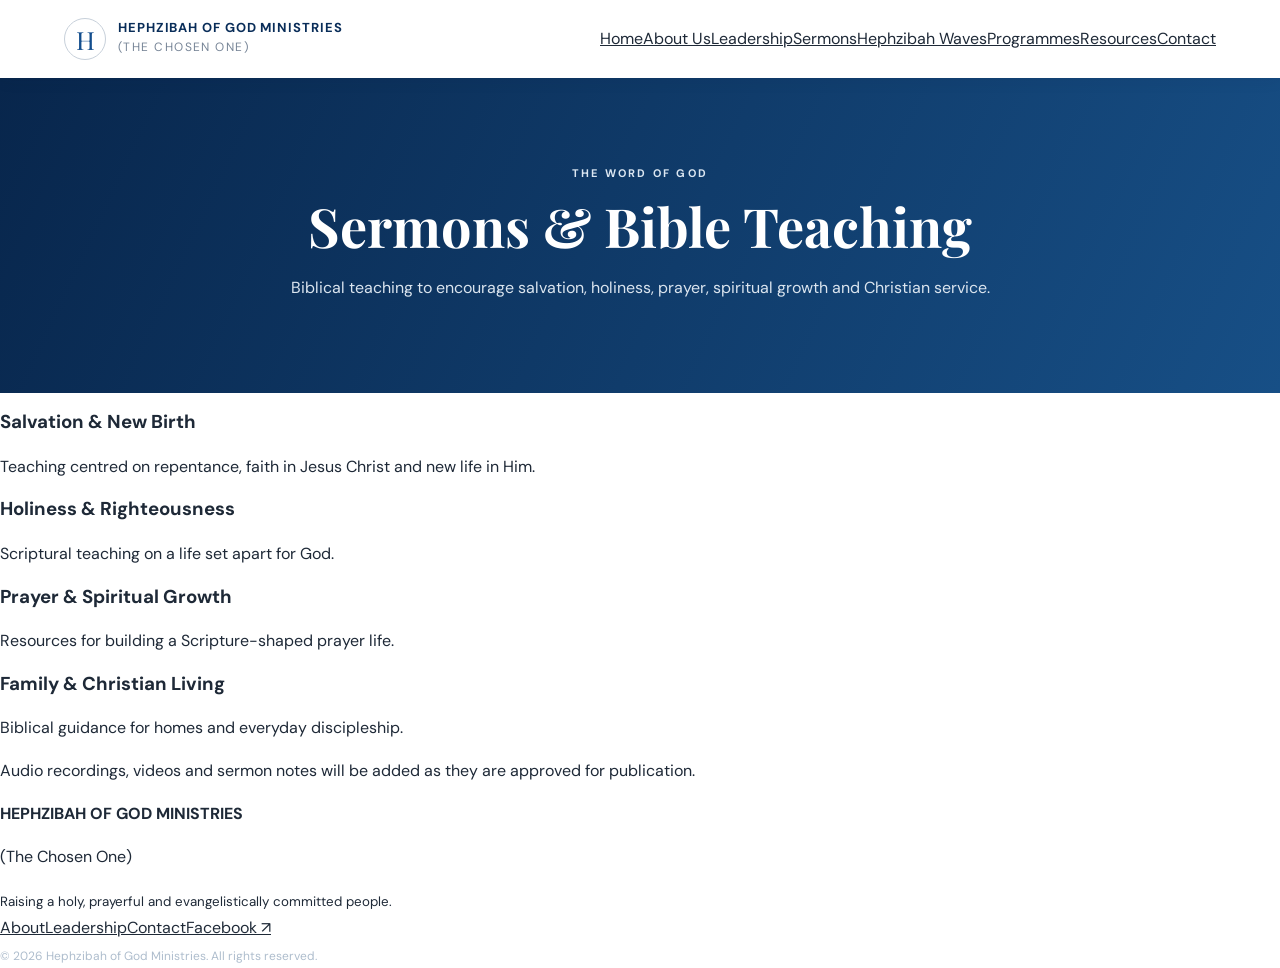
<file: sermons.html>
<!doctype html><html lang="en"><head><meta charset="utf-8"><meta name="viewport" content="width=device-width, initial-scale=1"><meta name="description" content="Hephzibah of God Ministries (The Chosen One)"><title>Sermons & Bible Teaching | Hephzibah of God Ministries</title><link rel="stylesheet" href="assets/style.css"><script defer src="assets/site.js"></script></head><body><header class="site-header"><a class="brand" href="index.html"><span class="brand-mark">H</span><span><strong>HEPHZIBAH OF GOD MINISTRIES</strong><small>(THE CHOSEN ONE)</small></span></a><button class="menu-toggle" aria-label="Open navigation" aria-expanded="false">☰</button><nav class="nav"><a href="index.html">Home</a><a href="about.html">About Us</a><a href="leadership.html">Leadership</a><a href="sermons.html">Sermons</a><a href="radio.html">Hephzibah Waves</a><a href="programmes.html">Programmes</a><a href="resources.html">Resources</a><a href="contact.html">Contact</a></nav></header><main><section class="page-hero"><p class="eyebrow">THE WORD OF GOD</p><h1>Sermons & Bible Teaching</h1><p>Biblical teaching to encourage salvation, holiness, prayer, spiritual growth and Christian service.</p></section><section class="section"><div class="cards"><article><h3>Salvation & New Birth</h3><p>Teaching centred on repentance, faith in Jesus Christ and new life in Him.</p></article><article><h3>Holiness & Righteousness</h3><p>Scriptural teaching on a life set apart for God.</p></article><article><h3>Prayer & Spiritual Growth</h3><p>Resources for building a Scripture-shaped prayer life.</p></article><article><h3>Family & Christian Living</h3><p>Biblical guidance for homes and everyday discipleship.</p></article></div><p class="note">Audio recordings, videos and sermon notes will be added as they are approved for publication.</p></section></main><footer class="footer"><div><strong>HEPHZIBAH OF GOD MINISTRIES</strong><p>(The Chosen One)</p><small>Raising a holy, prayerful and evangelistically committed people.</small></div><div class="footer-links"><a href="about.html">About</a><a href="leadership.html">Leadership</a><a href="contact.html">Contact</a><a href="https://www.facebook.com/profile.php?id=61584341622428" target="_blank" rel="noopener">Facebook ↗</a></div><small class="copyright">© <span data-year></span> Hephzibah of God Ministries. All rights reserved.</small></footer></body></html>
</file>
<file: assets/style.css>
@import url('https://fonts.googleapis.com/css2?family=DM+Sans:wght@400;500;600;700&family=Playfair+Display:wght@600;700&display=swap');
:root{--navy:#092d59;--blue:#124d8d;--silver:#c7d0da;--ink:#1e2937;--muted:#617084;--pale:#f2f6fa;--white:#fff}
*{box-sizing:border-box}html{scroll-behavior:smooth}body{margin:0;color:var(--ink);font-family:"DM Sans",Arial,sans-serif;line-height:1.7}a{color:inherit}.site-header{min-height:78px;padding:12px max(5%,calc((100% - 1180px)/2));display:flex;align-items:center;justify-content:space-between;gap:20px;background:#fff;box-shadow:0 2px 16px #071d3510;position:sticky;top:0;z-index:10}.brand{display:flex;align-items:center;gap:12px;text-decoration:none;color:var(--navy)}.brand strong{display:block;font-size:13px;letter-spacing:.07em;line-height:1.3}.brand small{display:block;color:#778597;font-size:12px;letter-spacing:.12em;text-transform:uppercase}.brand-mark{width:42px;height:42px;border:1px solid var(--silver);border-radius:50%;display:grid;place-items:center;font-family:"Playfair Display",serif;font-size:25px;color:var(--blue)}.main-nav{display:flex;align-items:center;gap:18px}.main-nav a{text-decoration:none;font-size:13px;font-weight:700;color:#435166}.main-nav a:hover,.main-nav a.active{color:var(--blue)}.main-nav .nav-contact{background:var(--navy);color:#fff;padding:9px 15px;border-radius:4px}.menu-toggle{display:none;background:none;border:0;font-size:25px;color:var(--navy)}.hero{background:linear-gradient(115deg,#08264c 0%,#104b85 65%,#607f9e 100%);color:#fff;min-height:560px;padding:90px max(7%,calc((100% - 1120px)/2));display:flex;align-items:center;justify-content:space-between;gap:45px}.hero-content{max-width:690px}.eyebrow{font-size:11px;letter-spacing:.2em;font-weight:700;color:#dce7f2;text-transform:uppercase}.eyebrow.blue{color:var(--blue)}h1,h2,h3{line-height:1.2}h1,h2{font-family:"Playfair Display",Georgia,serif}h1{font-size:clamp(40px,6vw,68px);margin:15px 0}.hero h1 span{color:#d5e0eb}.hero-copy{max-width:610px;color:#e1e9f1;font-size:17px}.button-row{display:flex;gap:12px;flex-wrap:wrap;margin-top:28px}.button{display:inline-block;text-decoration:none;font-size:13px;font-weight:700;padding:12px 19px;border-radius:4px}.button-light{background:#fff;color:var(--navy)}.button-outline{border:1px solid #dce7f2;color:#fff}.hero-verse{border:1px solid #ffffff65;padding:25px;max-width:245px;min-width:210px;background:#ffffff0d}.hero-verse span{font-size:10px;letter-spacing:.17em;color:#d6e1ec}.hero-verse p{font-family:"Playfair Display",serif;font-size:22px;line-height:1.4}.hero-verse strong{font-size:12px;color:#d6e1ec}.section-wrap{max-width:1120px;margin:auto;padding:75px 24px}.welcome{display:grid;grid-template-columns:1.6fr 1fr;gap:60px;align-items:center}.welcome h2,.feature-band h2,.cta h2{font-size:36px;margin:8px 0 18px}.welcome h2 span{color:var(--blue)}.welcome p{color:var(--muted)}.welcome-card{background:var(--pale);border-top:4px solid var(--silver);padding:30px}.welcome-card h3{font-family:"Playfair Display",serif;font-size:24px;color:var(--navy)}.card-symbol{font-size:28px;color:var(--blue)}.text-link,.feature-card a{color:var(--blue);font-weight:700;text-decoration:none;font-size:13px}.feature-band{background:var(--pale)}.feature-band .section-wrap{padding-top:65px;padding-bottom:75px}.feature-band h2{max-width:620px;color:var(--navy)}.card-grid{display:grid;grid-template-columns:repeat(4,1fr);gap:17px;margin-top:30px}.feature-card{background:#fff;padding:24px 20px;border:1px solid #e2e8ef;border-radius:5px}.feature-icon{font-size:25px;color:var(--blue)}.feature-card h3{font-size:17px;color:var(--navy)}.feature-card p{font-size:13px;color:var(--muted);min-height:70px}.scripture-callout{text-align:center;max-width:850px}.scripture-callout blockquote{font-family:"Playfair Display",serif;font-size:clamp(23px,4vw,34px);color:var(--navy);margin:15px 0}.scripture-callout strong{color:var(--muted)}.cta{background:var(--navy);color:#fff}.cta-inner{display:flex;align-items:center;justify-content:space-between;gap:30px}.cta-inner p{color:#dce5ef}.cta h2{margin-bottom:8px}.site-footer{background:#061d39;color:#dce5ef;padding:42px max(5%,calc((100% - 1120px)/2)) 18px}.footer-grid{display:grid;grid-template-columns:2fr 1fr 1fr;gap:35px;padding-bottom:30px}.footer-brand{color:#fff}.site-footer p{color:#b8c6d5;font-size:13px;max-width:370px}.site-footer h3{font-size:14px;color:#fff}.site-footer a:not(.brand){display:block;text-decoration:none;color:#c7d3df;font-size:13px;margin:7px 0}.copyright{border-top:1px solid #ffffff25;padding-top:16px;font-size:12px;color:#aebdcd}.page-hero{background:linear-gradient(115deg,#08264c,#174f86);padding:75px 24px;text-align:center;color:#fff}.page-hero h1{font-size:clamp(36px,5vw,54px);margin:10px 0}.page-hero p:last-child{color:#dbe5ef}.content-page{max-width:900px}.content-page h2{font-size:27px;color:var(--navy);margin-top:30px}.content-page p{color:var(--muted)}.notice{background:#f2f6fa;border-left:4px solid #9eafc1;padding:16px 18px;color:#45566a;font-size:13px;margin:24px 0}.empty-state,.radio-panel,.contact-card,.event-card{padding:28px;background:var(--pale);border:1px solid #e1e8ef;border-radius:5px;margin:20px 0}.empty-state{text-align:center}.empty-state span,.radio-icon{font-size:32px;color:var(--blue)}.empty-state h3{color:var(--navy)}.radio-panel{text-align:center;padding:42px 25px}.radio-panel h2{margin-top:8px}.tag-list{display:flex;gap:10px;flex-wrap:wrap}.tag-list span{background:#edf2f7;border:1px solid #d9e2eb;border-radius:30px;padding:7px 13px;font-size:12px;color:var(--navy)}.event-card h2{margin-top:4px}.resource-grid{grid-template-columns:repeat(2,1fr)}@media(max-width:900px){.main-nav{gap:10px}.main-nav a{font-size:11px}.card-grid{grid-template-columns:repeat(2,1fr)}.hero{padding-top:70px;padding-bottom:70px}}@media(max-width:700px){.site-header{padding:12px 18px}.menu-toggle{display:block}.main-nav{display:none;position:absolute;top:68px;left:0;right:0;background:#fff;padding:15px 22px 22px;box-shadow:0 8px 14px #071d3515;flex-direction:column;align-items:stretch}.main-nav.open{display:flex}.main-nav a{font-size:14px;padding:7px}.hero{display:block;min-height:auto;padding:65px 24px}.hero-verse{margin-top:35px;max-width:100%}.welcome{grid-template-columns:1fr;gap:25px}.section-wrap{padding:55px 22px}.card-grid,.resource-grid{grid-template-columns:1fr}.feature-card p{min-height:0}.cta-inner{display:block}.cta-inner .button{margin-top:15px}.footer-grid{grid-template-columns:1fr 1fr}.footer-grid>div:first-child{grid-column:1/-1}.brand strong{font-size:11px}.brand-mark{width:37px;height:37px}}
</file>
<file: assets/anniversary.css>
@import url('https://fonts.googleapis.com/css2?family=Cormorant+Garamond:wght@400;500;600;700&family=DM+Sans:wght@400;500;600;700&display=swap');
:root{--navy:#081b3a;--navy2:#102b55;--gold:#d9b96e;--pale:#f7f4ed;--ink:#17243a;--muted:#687386}
*{box-sizing:border-box}html{scroll-behavior:smooth}body{margin:0;color:var(--ink);font-family:'DM Sans',Arial,sans-serif;line-height:1.7}.wrap{width:min(1100px,90%);margin:auto}.topline{background:#06142c;color:#d8c18c;text-align:center;padding:9px 12px;font-size:11px;letter-spacing:2px;font-weight:700}.topline span{padding:0 8px;color:#fff}
.hero{position:relative;overflow:hidden;background:radial-gradient(ellipse at 50% 36%,#244b7c 0%,#102b55 40%,#07172f 78%);color:#fff;min-height:760px;text-align:center}.nav{height:76px;display:flex;align-items:center;justify-content:space-between;position:relative;z-index:2}.brand{color:#fff;text-decoration:none;font-family:Georgia,serif;font-size:25px;font-weight:bold;letter-spacing:1px}.brand span{font-family:'DM Sans',sans-serif;color:var(--gold);font-size:13px;border:1px solid var(--gold);border-radius:50%;padding:5px;margin-left:7px}.navlinks{display:flex;gap:28px}.navlinks a{color:#e9edf5;text-decoration:none;font-size:13px}.navlinks a:hover{color:var(--gold)}.menu-toggle{display:none;background:none;color:#fff;border:1px solid #7587a3;padding:7px 11px;border-radius:6px}.hero-content{position:relative;z-index:1;padding:48px 0 55px}.eyebrow,.section-kicker{font-size:11px;letter-spacing:3px;font-weight:700;color:var(--gold)}.anniversary-number{font-family:'Cormorant Garamond',Georgia,serif;font-size:clamp(110px,22vw,190px);line-height:.9;color:#f0d99d;text-shadow:0 5px 35px #0006;font-weight:600;margin:22px 0 2px}.anniversary-number span{font:600 25px 'DM Sans',sans-serif;vertical-align:top;letter-spacing:2px;margin-left:5px}.anniversary-label{font-size:12px;letter-spacing:5px;color:#fff;margin:0 0 18px}.hero h1{font:600 clamp(42px,8vw,76px)/1 'Cormorant Garamond',Georgia,serif;letter-spacing:8px;margin:15px 0 0;color:#fff}.hero-subtitle{font:italic 27px 'Cormorant Garamond',Georgia,serif;color:#efdcae;margin:0}.scripture{color:#dbe3ef;font-size:14px;margin:20px 0}.scripture strong{color:#f0d99d}.hero-rule{height:1px;width:95px;background:var(--gold);margin:26px auto}.date{font-size:17px;letter-spacing:3px;font-weight:700;margin:0}.event-type{color:#e8d6a8;margin:4px 0 22px}.primary-button,.outline-button{display:inline-block;text-decoration:none;padding:12px 23px;border-radius:3px;font-size:12px;font-weight:700;letter-spacing:1px}.primary-button{background:var(--gold);color:#10213b}.primary-button:hover{background:#f0d99d}.countdown{display:flex;justify-content:center;gap:12px;margin:35px auto 0}.countdown div{min-width:76px;padding:11px 8px;border:1px solid #ffffff38;background:#ffffff0d;border-radius:4px}.countdown strong{display:block;font-size:25px;color:#f0d99d;line-height:1.2}.countdown span{font-size:10px;text-transform:uppercase;letter-spacing:1px;color:#d5ddeb}.countdown-note{font-size:12px;color:#e8d6a8;min-height:18px}.glow{position:absolute;border:1px solid #e6cb8540;border-radius:50%;width:500px;height:500px;pointer-events:none}.glow-one{top:190px;left:-370px}.glow-two{top:200px;right:-390px}
.section{padding:85px 0}.intro{text-align:center;max-width:850px}.section h2{font:600 clamp(34px,5vw,48px)/1.15 'Cormorant Garamond',Georgia,serif;margin:10px 0 16px;color:var(--navy)}.section h2 em{font-weight:500;color:#98783a}.lead{font:italic 22px/1.4 'Cormorant Garamond',Georgia,serif;color:#6c5732}.intro>p:not(.section-kicker):not(.lead){max-width:700px;margin:20px auto;color:var(--muted)}.verse-card{margin:35px auto 0;background:var(--pale);border-left:3px solid var(--gold);padding:25px 30px;max-width:700px}.verse-card span{font-size:10px;letter-spacing:2px;color:#98783a;font-weight:700}.verse-card blockquote{font:italic 21px/1.5 'Cormorant Garamond',Georgia,serif;margin:10px 0 0;color:var(--navy)}
.programme{background:var(--pale);text-align:center}.programme-inner{max-width:1000px}.details-grid{display:grid;grid-template-columns:repeat(3,1fr);gap:16px;margin:38px 0 18px}.detail{background:#fff;padding:25px 18px;border:1px solid #e8e0d1;box-shadow:0 8px 25px #1a2b4509}.detail-icon{display:block;color:#a88643;font-size:26px;margin-bottom:10px}.detail-label{display:block;color:#9a7a40;font-size:10px;letter-spacing:2px;font-weight:700;margin-bottom:8px}.detail strong{font-size:14px;line-height:1.6}.venue-note{font-size:13px;color:var(--muted)}
.journey{text-align:center}.timeline{max-width:720px;margin:45px auto 15px;text-align:left;position:relative}.timeline-line{position:absolute;left:83px;top:10px;bottom:10px;width:1px;background:#d9c69d}.timeline article{display:grid;grid-template-columns:85px 1fr;gap:25px;position:relative;margin:25px 0}.timeline article:before{content:'';position:absolute;left:78px;top:9px;width:11px;height:11px;border-radius:50%;background:var(--gold);border:3px solid white;box-shadow:0 0 0 1px #c9ad70}.year{font-size:11px;letter-spacing:1px;font-weight:700;color:#99783d;padding-top:5px}.timeline h3{font:600 23px 'Cormorant Garamond',Georgia,serif;color:var(--navy);margin:0}.timeline p{font-size:13px;color:var(--muted);margin:4px 0}.small-note{font-size:11px;color:#8790a0}
.gratitude{background:linear-gradient(135deg,#0a1d3c,#173963);color:#fff;text-align:center}.gratitude-inner{max-width:760px}.gratitude h2{color:#fff}.gratitude-inner>p:not(.section-kicker){color:#dce4ef}.closing-verse{font:italic 23px 'Cormorant Garamond',Georgia,serif;color:#f0d99d;margin:30px auto}.closing-verse span{display:block;font:11px 'DM Sans',sans-serif;letter-spacing:1px;margin-top:8px;color:#dce4ef}.outline-button{border:1px solid #d9b96e;color:#f0d99d}.outline-button:hover{background:#d9b96e;color:#10213b}.footer{background:#06142c;color:#dce4ef;text-align:center;padding:30px 0}.footer .wrap{display:grid;gap:5px}.footer strong{letter-spacing:2px;font-size:12px;color:#fff}.footer span{font-size:11px}.footer-scripture{color:#d9b96e}.footer small{color:#8290a5;font-size:10px;margin-top:8px}
@media(max-width:700px){.hero{min-height:720px}.navlinks{display:none;position:absolute;top:65px;right:0;left:0;background:#0b2144;padding:18px;flex-direction:column;gap:14px;text-align:left}.navlinks.open{display:flex}.menu-toggle{display:block}.hero-content{padding-top:40px}.anniversary-label{letter-spacing:3px}.hero h1{letter-spacing:4px}.hero-subtitle{font-size:23px}.date{font-size:14px;letter-spacing:2px}.countdown{gap:6px}.countdown div{min-width:62px;padding:9px 5px}.countdown strong{font-size:21px}.countdown span{font-size:9px}.section{padding:65px 0}.details-grid{grid-template-columns:1fr}.detail{padding:20px}.timeline{margin-top:30px}.timeline article{grid-template-columns:72px 1fr;gap:20px}.timeline-line{left:70px}.timeline article:before{left:65px}.year{font-size:10px}}
@media(prefers-reduced-motion:reduce){html{scroll-behavior:auto}}

.social-link, .footer-facebook {
  display: inline-block;
  margin-top: 14px;
  color: #f1d58a;
  text-decoration: underline;
  text-underline-offset: 4px;
  font-weight: 700;
}
.footer-facebook { margin: 10px 0; }
</file>
